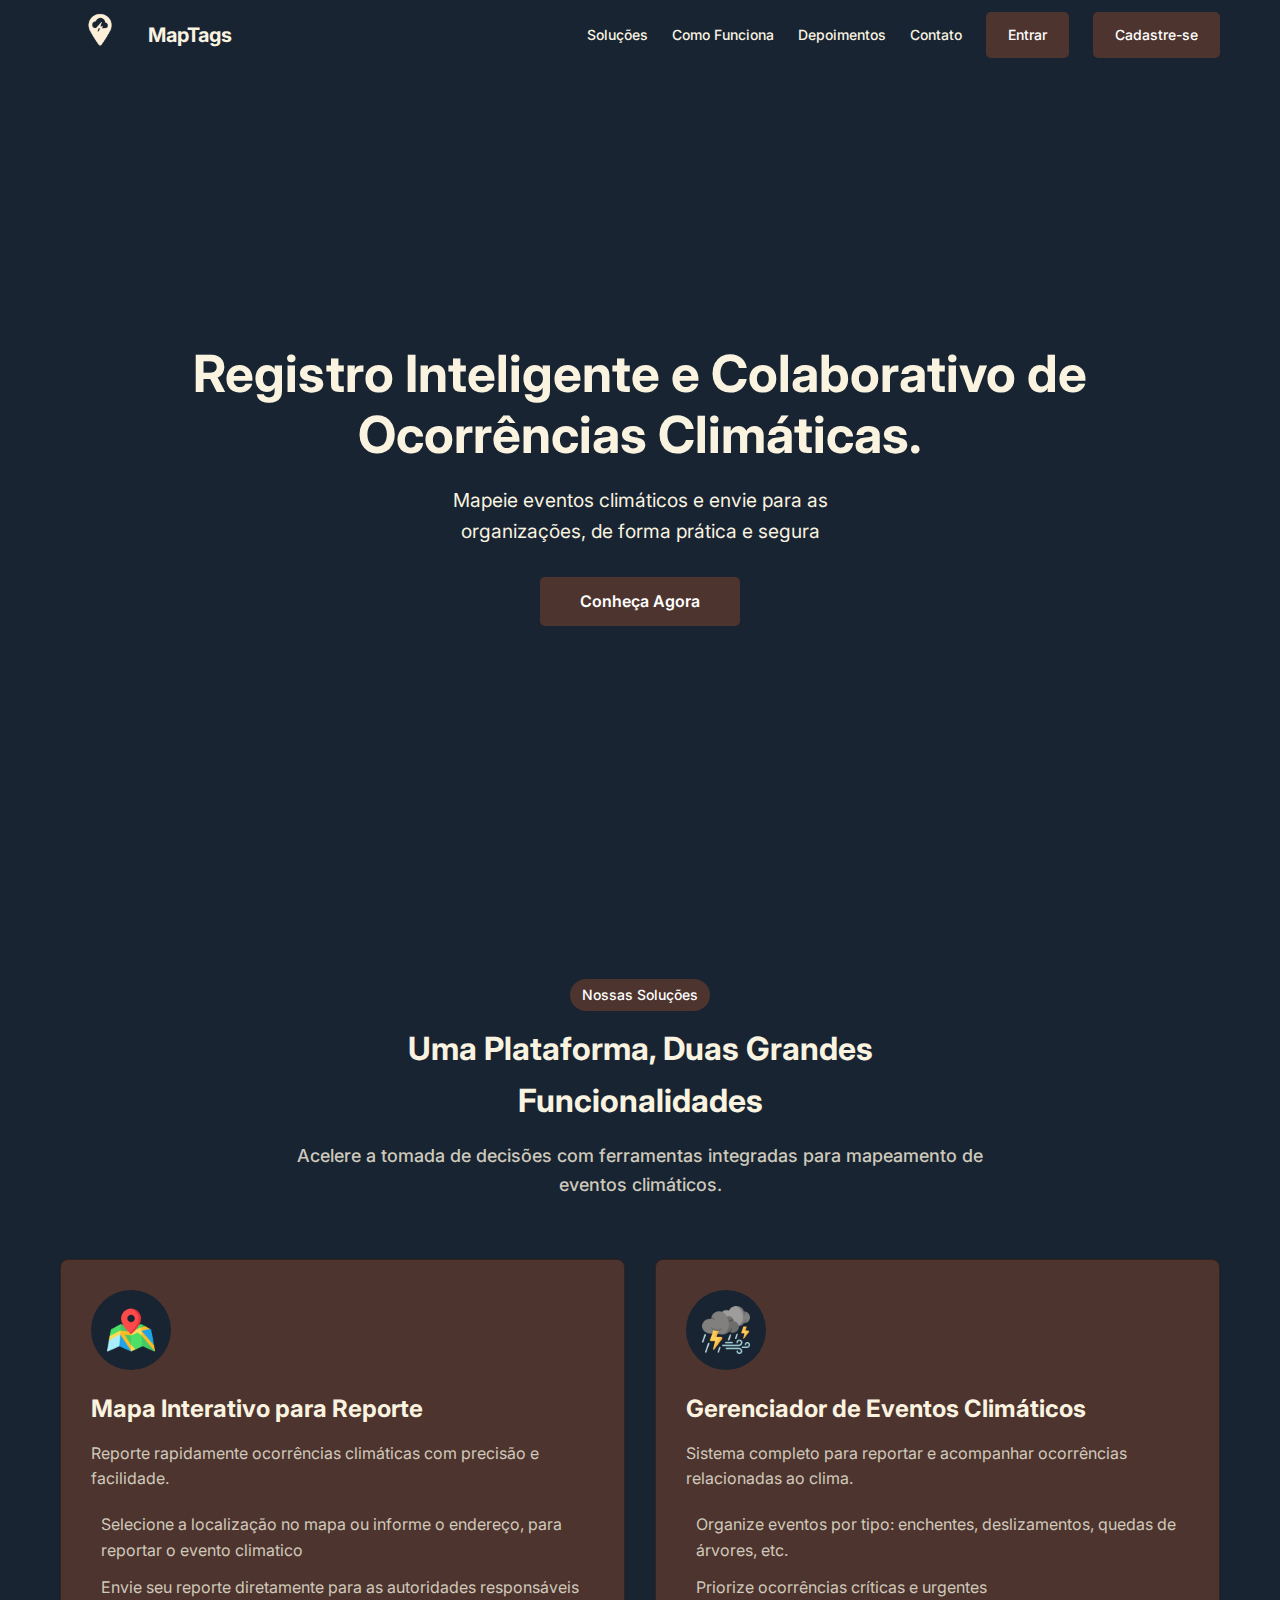
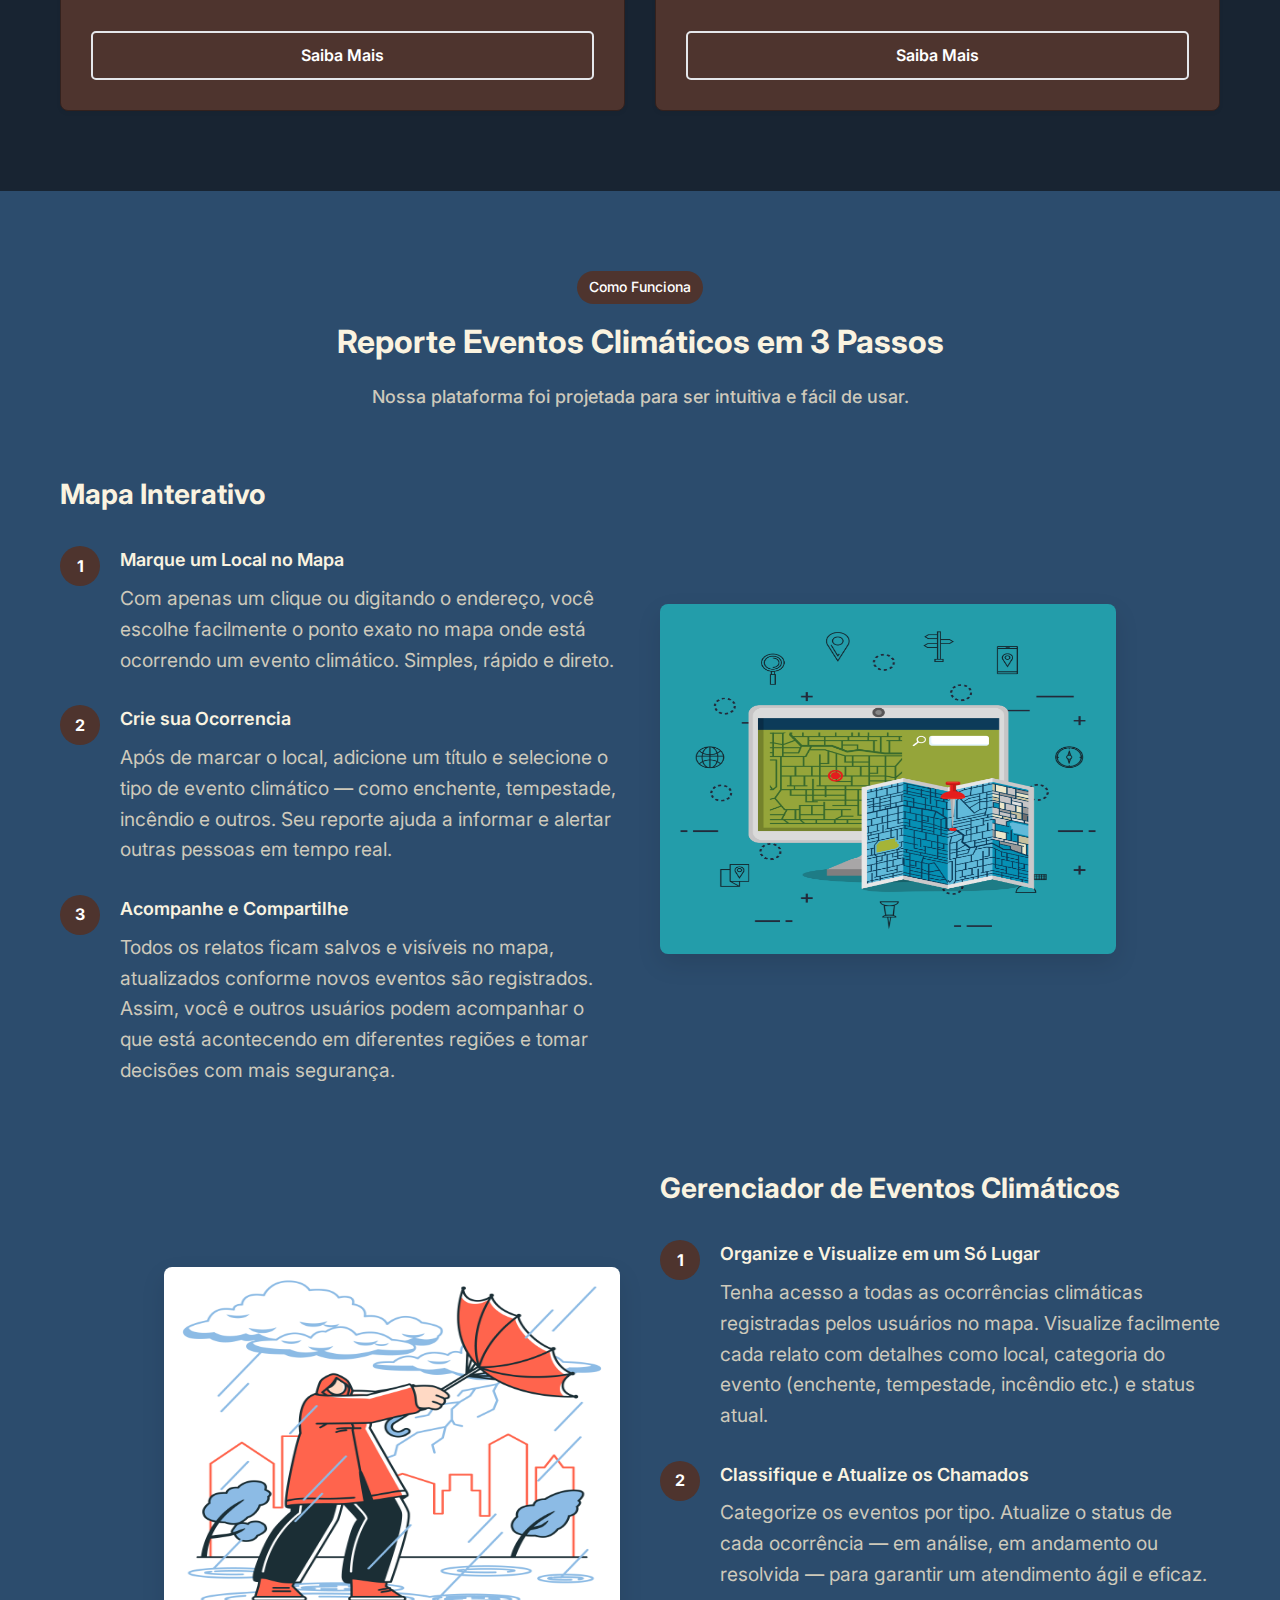
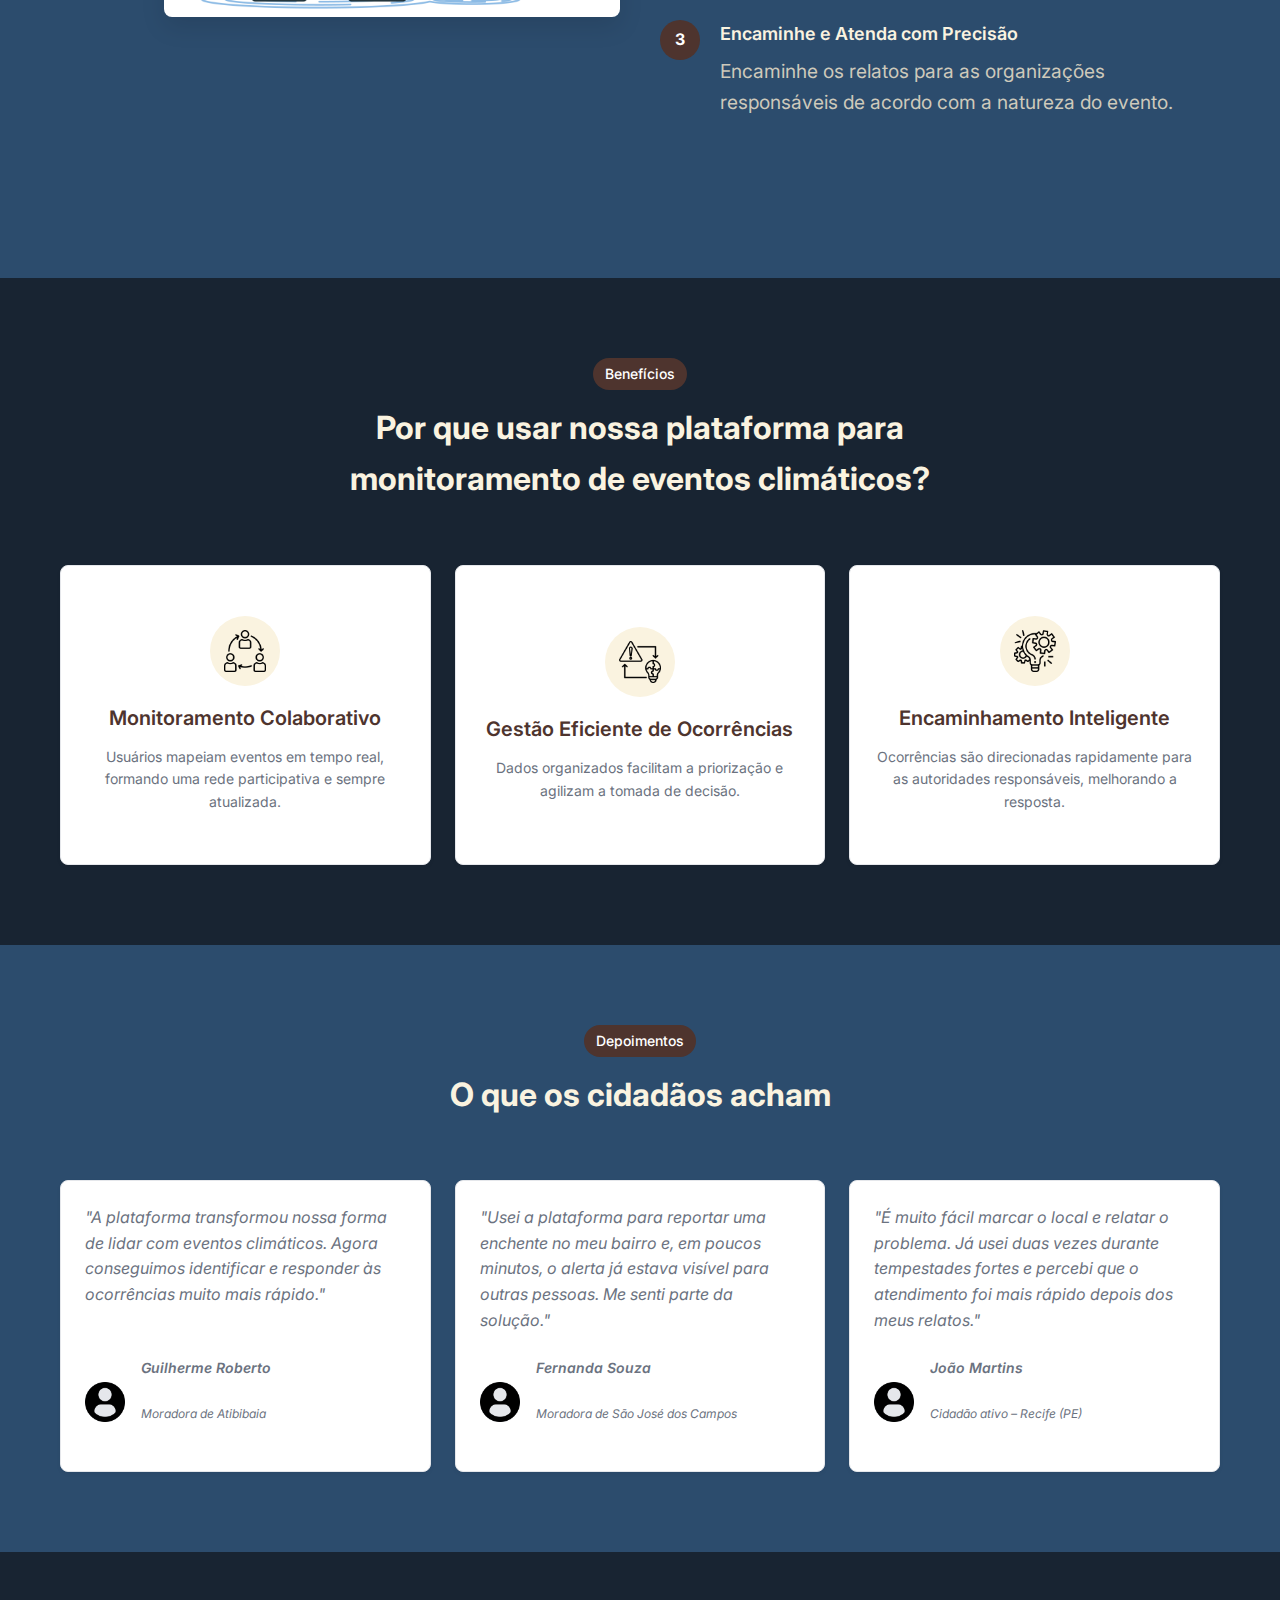
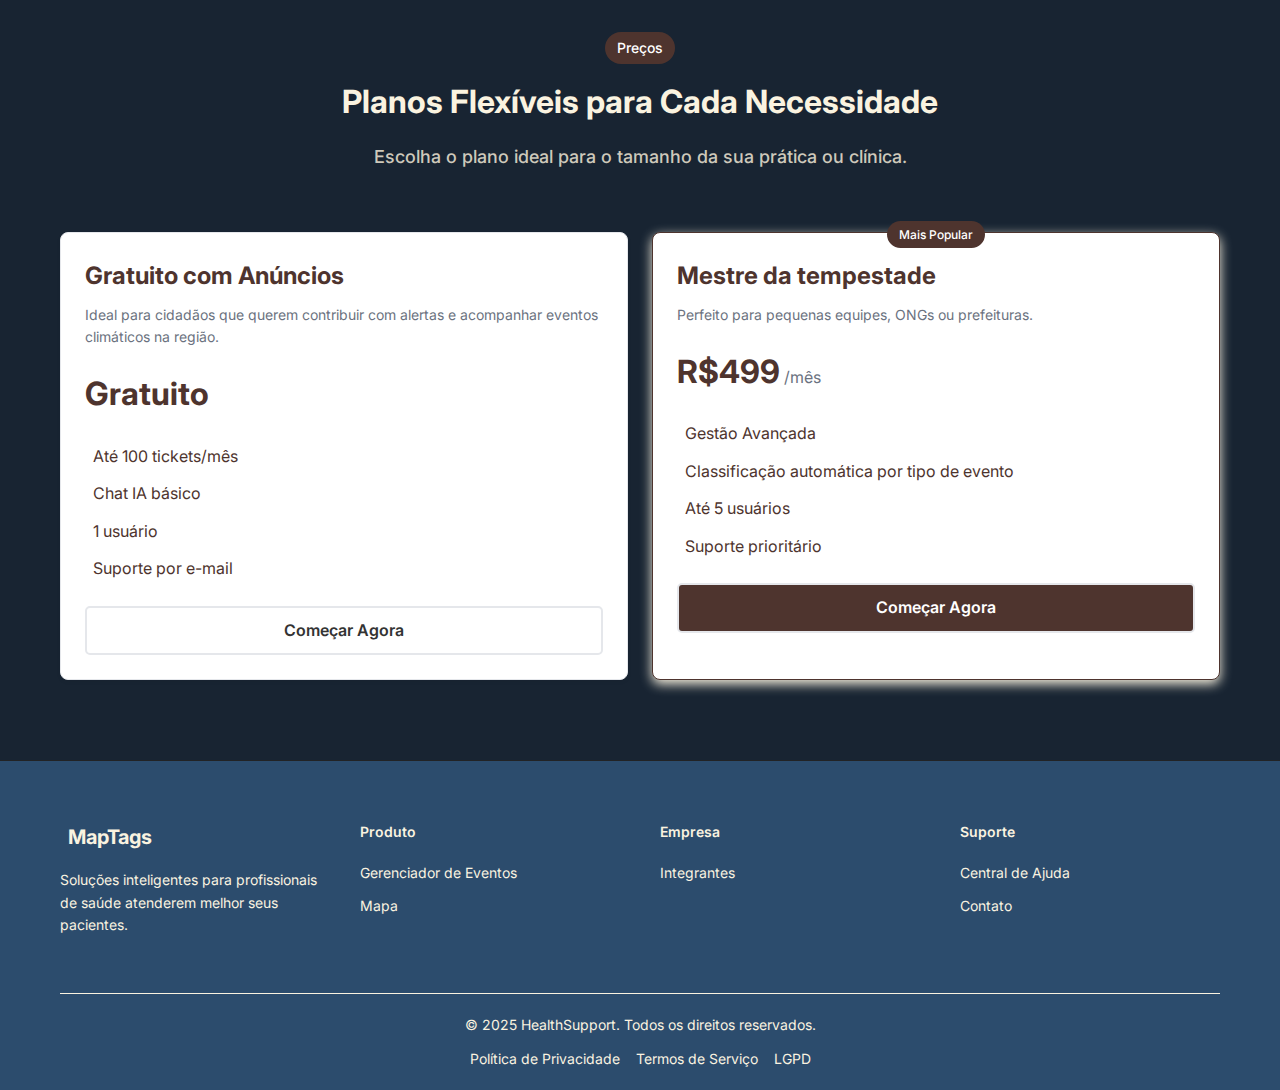
<file: index.html>
<!DOCTYPE html>
<html lang="pt-br">

<head>
    <meta charset="UTF-8">
    <meta name="viewport" content="width=device-width, initial-scale=1.0">
    <title>GS</title>
    <link rel="stylesheet" href="css/styles.css">


</head>

<body>
    <!-- Cabeçalho -->
    <header class="cabecalho">
        <div class="conteiner">
            <div class="logo">
                <img src="img/location_pin_icon-2.png" id="logo-header" alt="logo MapTags">
                <a href="index.html"><span>MapTags</span></a>
            </div>

            <!-- Botão do menu mobile -->
            <button class="botao-menu-mobile">
                <i class="fa-solid fa-bars"></i>
            </button>

            <!-- Navegação desktop -->
            <nav class="navegacao-desktop">
                <a href="#solucoes">Soluções</a>
                <a href="#como-funciona">Como Funciona</a>
                <a href="#depoimentos">Depoimentos</a>

                <a href="contato.html">Contato</a>
                <a href="dashbord.html" class="botao botao-primario">Entrar</a>
                <a href="#comecar" class="botao botao-primario">Cadastre-se</a>
            </nav>
        </div>
    </header>

    <main>
        <!-- Seção Hero -->
        <section class="secao-hero">
            <div class="conteiner">
                <div class="conteudo-hero">
                    <div class="texto-hero">
                        <h1>Registro Inteligente e Colaborativo de Ocorrências Climáticas.</h1>
                        <p>Mapeie eventos climáticos e envie para as organizações, de forma prática e segura </p>
                        <div class="botoes-hero">
                            <a href="dashbord.html" class="botao botao-primario botao-hero">Conheça Agora
                                <i class="fa-solid fa-arrow-right"></i></a>

                        </div>
                    </div>

                </div>
            </div>
        </section>

        <!-- Seção de Soluções -->
        <section id="solucoes" class="secao-solucoes">
            <div class="conteiner">
                <div class="cabecalho-secao">
                    <div class="distintivo">Nossas Soluções</div>
                    <h2>Uma Plataforma, Duas Grandes Funcionalidades</h2>
                    <p>Acelere a tomada de decisões com ferramentas integradas para mapeamento de eventos climáticos.
                    </p>
                </div>

                <div class="grade-solucoes">

                    <div class="cartao-solucao">
                        <div class="icone-solucao">
                            <img src="img/map.png" alt="imagem de um ponteiro indicando um local em um mapa"
                                class="func-icons">
                        </div>
                        <h3>Mapa Interativo para Reporte</h3>
                        <p class="descricao-solucao">Reporte rapidamente ocorrências climáticas com precisão e
                            facilidade.</p>

                        <ul class="recursos-solucao">
                            <li><i class="item-card-solucao"></i> Selecione a localização no mapa ou informe o endereço,
                                para reportar o evento climatico
                            </li>

                            <li><i class="item-card-solucao"></i> Envie seu reporte diretamente para as autoridades
                                responsáveis</li>


                        </ul>

                        <a href="dashbord.html" class="botao botao-primario botao-completo">Saiba Mais</a>
                    </div>

                    <div class="cartao-solucao">
                        <div class="icone-solucao">
                            <img src="img/storm.png"
                                alt="imagem de duas nuvens cinzas com raios e chuvas surgindo delas "
                                class="func-icons">
                        </div>
                        <h3>Gerenciador de Eventos Climáticos</h3>
                        <p class="descricao-solucao">Sistema completo para reportar e acompanhar ocorrências
                            relacionadas ao clima.</p>

                        <ul class="recursos-solucao">
                            <li><i class="item-card-solucao"></i> Organize eventos por tipo: enchentes, deslizamentos,
                                quedas de árvores, etc.</li>
                            <li><i class="item-card-solucao"></i> Priorize ocorrências críticas e urgentes

                            </li>

                        </ul>

                        <a href="#chat-ia" class="botao botao-primario botao-completo">Saiba Mais</a>
                    </div>
                </div>
            </div>
        </section>

        <!-- Seção Como Funciona -->
        <section id="como-funciona" class="secao-como-funciona">
            <div class="conteiner">
                <div class="cabecalho-secao">
                    <div class="distintivo">Como Funciona</div>
                    <h2>Reporte Eventos Climáticos em 3 Passos</h2>
                    <p>Nossa plataforma foi projetada para ser intuitiva e fácil de usar.</p>
                </div>


                <div id="gerenciador-tickets" class="vitrine-recurso">
                    <div class="conteudo-recurso">
                        <h3>Mapa Interativo</h3>
                        <div class="passos">
                            <div class="passo">
                                <div class="numero-passo">1</div>
                                <div class="conteudo-passo">
                                    <h4>Marque um Local no Mapa </h4>
                                    <p> Com apenas um clique ou digitando o endereço, você escolhe facilmente o ponto
                                        exato no mapa onde está ocorrendo um evento climático. Simples, rápido e direto.
                                    </p>
                                </div>
                            </div>

                            <div class="passo">
                                <div class="numero-passo">2</div>
                                <div class="conteudo-passo">
                                    <h4>Crie sua Ocorrencia</h4>
                                    <p>Após de marcar o local, adicione um título e selecione o tipo de evento climático
                                        — como enchente, tempestade, incêndio e outros. Seu reporte ajuda a informar e
                                        alertar outras pessoas em tempo real.</p>
                                </div>
                            </div>

                            <div class="passo">
                                <div class="numero-passo">3</div>
                                <div class="conteudo-passo">
                                    <h4>Acompanhe e Compartilhe</h4>
                                    <p>Todos os relatos ficam salvos e visíveis no mapa, atualizados conforme novos
                                        eventos são registrados. Assim, você e outros usuários podem acompanhar o que
                                        está acontecendo em diferentes regiões e tomar decisões com mais segurança.</p>
                                </div>
                            </div>
                        </div>
                    </div>
                    <div class="imagem-recurso">
                        <img src="img/mapa.jpg"
                            alt="imagem cartunesca de uma mulher vestindo jaleco branco dentro de uma tela dando saudações">
                    </div>
                </div>


                <div id="chat-ia" class="vitrine-recurso inverso">
                    <div class="conteudo-recurso">
                        <h3>Gerenciador de Eventos Climáticos</h3>
                        <div class="passos">
                            <div class="passo">
                                <div class="numero-passo">1</div>
                                <div class="conteudo-passo">
                                    <h4>Organize e Visualize em um Só Lugar</h4>
                                    <p>Tenha acesso a todas as ocorrências climáticas registradas pelos usuários no
                                        mapa. Visualize facilmente cada relato com detalhes como local, categoria do
                                        evento (enchente, tempestade, incêndio etc.) e status atual.</p>
                                </div>
                            </div>

                            <div class="passo">
                                <div class="numero-passo">2</div>
                                <div class="conteudo-passo">
                                    <h4>Classifique e Atualize os Chamados</h4>
                                    <p>Categorize os eventos por tipo. Atualize o status de cada ocorrência — em
                                        análise, em andamento ou resolvida — para garantir um atendimento ágil e eficaz.
                                    </p>
                                </div>
                            </div>

                            <div class="passo">
                                <div class="numero-passo">3</div>
                                <div class="conteudo-passo">
                                    <h4>Encaminhe e Atenda com Precisão</h4>
                                    <p>Encaminhe os relatos para as organizações responsáveis de acordo com a natureza
                                        do evento.</p>
                                </div>
                            </div>
                        </div>
                    </div>
                    <div class="imagem-recurso">
                        <img src="img/tempestade.jpg"
                            alt="imagem cartunesca de uma mulher falando com um robô, entre eles há uma chat de conversa">
                    </div>
                </div>
            </div>
        </section>

        <!-- Seção de Benefícios -->
        <section class="secao-beneficios">
            <div class="conteiner">
                <div class="cabecalho-secao">
                    <div class="distintivo">Benefícios</div>
                    <h2>Por que usar nossa plataforma para monitoramento de eventos climáticos?</h2>

                </div>

                <div class="grade-beneficios">
                    <div class="cartao-beneficio">
                        <div class="icone-beneficio">
                            <img src="img/colaboracao.png"
                                alt="icone de 3 pessoas traocando colaborando em um troca simbolizado por setas formando um circulo"
                                class="func-icons">
                        </div>
                        <h3>Monitoramento Colaborativo</h3>
                        <p>Usuários mapeiam eventos em tempo real, formando uma rede participativa e sempre atualizada.
                        </p>
                    </div>

                    <div class="cartao-beneficio">
                        <div class="icone-beneficio">
                            <img src="img/gerenciamento-de-crise.png" alt="icone de um simbolo de cuidaddo se transformando em uma ideia seimbolizada por uma lampada feita de peças de quebra-cabeça"
                                class="func-icons">
                        </div>
                        <h3>Gestão Eficiente de Ocorrências</h3>
                        <p>Dados organizados facilitam a priorização e agilizam a tomada de decisão.</p>
                    </div>

                    <div class="cartao-beneficio">
                        <div class="icone-beneficio">
                            <img src="img/gerenciamento-de-projetos.png"
                                alt="Icone de lampadas e engrenagens simbolizando, ideias inteligentes"
                                class="func-icons">
                        </div>
                        <h3>Encaminhamento Inteligente</h3>
                        <p>Ocorrências são direcionadas rapidamente para as autoridades responsáveis, melhorando a
                            resposta.</p>
                    </div>


                </div>
            </div>
        </section>

        <!-- Seção de Depoimentos -->
        <section id="depoimentos" class="secao-depoimentos">
            <div class="conteiner">
                <div class="cabecalho-secao">
                    <div class="distintivo">Depoimentos</div>
                    <h2>O que os cidadãos acham</h2>

                </div>

                <div class="grade-depoimentos">
                    <div class="cartao-depoimento">
                        <p>"A plataforma transformou nossa forma de lidar com eventos climáticos. Agora conseguimos
                            identificar e responder às ocorrências muito mais rápido."</p>
                        <div class="autor-depoimento">
                            <div class="avatar-autor">
                                <img src="img/profile-user.png" alt="foto de perfil de uma pessoa">
                            </div>
                            <div class="info-autor">
                                <p class="nome-autor">Guilherme Roberto</p>
                                <p class="titulo-autor">Moradora de Atibibaia</p>
                            </div>
                        </div>
                    </div>

                    <div class="cartao-depoimento">
                        <p>"Usei a plataforma para reportar uma enchente no meu bairro e, em poucos minutos, o alerta já
                            estava visível para outras pessoas. Me senti parte da solução."</p>
                        <div class="autor-depoimento">
                            <div class="avatar-autor">
                                <img src="img/profile-user.png" alt="foto de perfil de uma pessoa">
                            </div>
                            <div class="info-autor">
                                <p class="nome-autor">Fernanda Souza</p>
                                <p class="titulo-autor">Moradora de São José dos Campos</p>
                            </div>
                        </div>
                    </div>

                    <div class="cartao-depoimento">
                        <p>"É muito fácil marcar o local e relatar o problema. Já usei duas vezes durante tempestades
                            fortes e percebi que o atendimento foi mais rápido depois dos meus relatos."</p>
                        <div class="autor-depoimento">
                            <div class="avatar-autor">
                                <img src="img/profile-user.png" alt="foto de perfil de uma pessoa">
                            </div>
                            <div class="info-autor">
                                <p class="nome-autor">João Martins</p>
                                <p class="titulo-autor">Cidadão ativo – Recife (PE)</p>
                            </div>
                        </div>
                    </div>
                </div>
            </div>
        </section>

        <!-- Seção de Preços -->
        <section id="precos" class="secao-precos">
            <div class="conteiner">
                <div class="cabecalho-secao">
                    <div class="distintivo">Preços</div>
                    <h2>Planos Flexíveis para Cada Necessidade</h2>
                    <p>Escolha o plano ideal para o tamanho da sua prática ou clínica.</p>
                </div>

                <div class="grade-precos">

                    <div class="cartao-preco">
                        <div class="cabecalho-preco">
                            <h3>Gratuito com Anúncios</h3>
                            <p>Ideal para cidadãos que querem contribuir com alertas e acompanhar eventos climáticos na
                                região.</p>
                        </div>
                        <div class="preco">
                            <span class="valor">Gratuito</span>

                        </div>
                        <ul class="recursos-preco">

                            <li><i class="item-card-plano"></i> Até 100 tickets/mês</li>
                            <li><i class="item-card-plano"></i> Chat IA básico</li>
                            <li><i class="item-card-plano"></i> 1 usuário</li>
                            <li><i class="item-card-plano"></i> Suporte por e-mail</li>
                        </ul>
                        <a href="#" class="botao botao-contorno botao-completo">Começar Agora</a>
                    </div>

                    <!-- Plano Profissional -->
                    <div class="cartao-preco popular">
                        <div class="distintivo-popular">Mais Popular</div>
                        <div class="cabecalho-preco">
                            <h3>Mestre da tempestade</h3>
                            <p>Perfeito para pequenas equipes, ONGs ou prefeituras.</p>
                        </div>
                        <div class="preco">
                            <span class="valor">R$499</span>
                            <span class="periodo">/mês</span>
                        </div>
                        <ul class="recursos-preco">
                            <li><i class="item-card-plano"></i>Gestão Avançada</li>
                            <li><i class="item-card-plano"></i> Classificação automática por tipo de evento</li>
                            <li><i class="item-card-plano"></i> Até 5 usuários</li>

                            <li><i class="item-card-plano"></i> Suporte prioritário</li>
                        </ul>
                        <a href="#" class="botao botao-primario botao-completo">Começar Agora</a>
                    </div>


                </div>
            </div>
        </section>


    </main>

    <!-- Rodapé -->
    <footer id="contato" class="rodape">
        <div class="conteiner">
            <div class="grade-rodape">
                <div class="sobre-rodape">
                    <div class="logo">
                        <i class="fa-solid fa-stethoscope"></i>
                        <span>MapTags</span>
                    </div>
                    <p>Soluções inteligentes para profissionais de saúde atenderem melhor seus pacientes.</p>
                    <div class="links-sociais">
                        <a href="#"><i class="fa-brands fa-twitter"></i></a>
                        <a href="#"><i class="fa-brands fa-facebook"></i></a>
                        <a href="#"><i class="fa-brands fa-instagram"></i></a>
                        <a href="#"><i class="fa-brands fa-linkedin"></i></a>
                    </div>
                </div>

                <div class="links-rodape">
                    <h3>Produto</h3>
                    <ul>
                        <li><a href="dashbord.html">Gerenciador de Eventos</a></li>

                        <li><a href="mapa.html">Mapa</a></li>
                    </ul>
                </div>

                <div class="links-rodape">
                    <h3>Empresa</h3>
                    <ul>
                        <li><a href="integrantes.html">Integrantes</a></li>
                    </ul>
                </div>

                <div class="links-rodape">
                    <h3>Suporte</h3>
                    <ul>
                        <li><a href="faq.html">Central de Ajuda</a></li>
                        <li><a href="contato.html">Contato</a></li>

                    </ul>
                </div>
            </div>

            <div class="rodape-inferior">
                <p>&copy; 2025 HealthSupport. Todos os direitos reservados.</p>
                <div class="legal-rodape">
                    <a href="#">Política de Privacidade</a>
                    <a href="#">Termos de Serviço</a>
                    <a href="#">LGPD</a>
                </div>
            </div>
        </div>
    </footer>

</body>

</html>
</file>
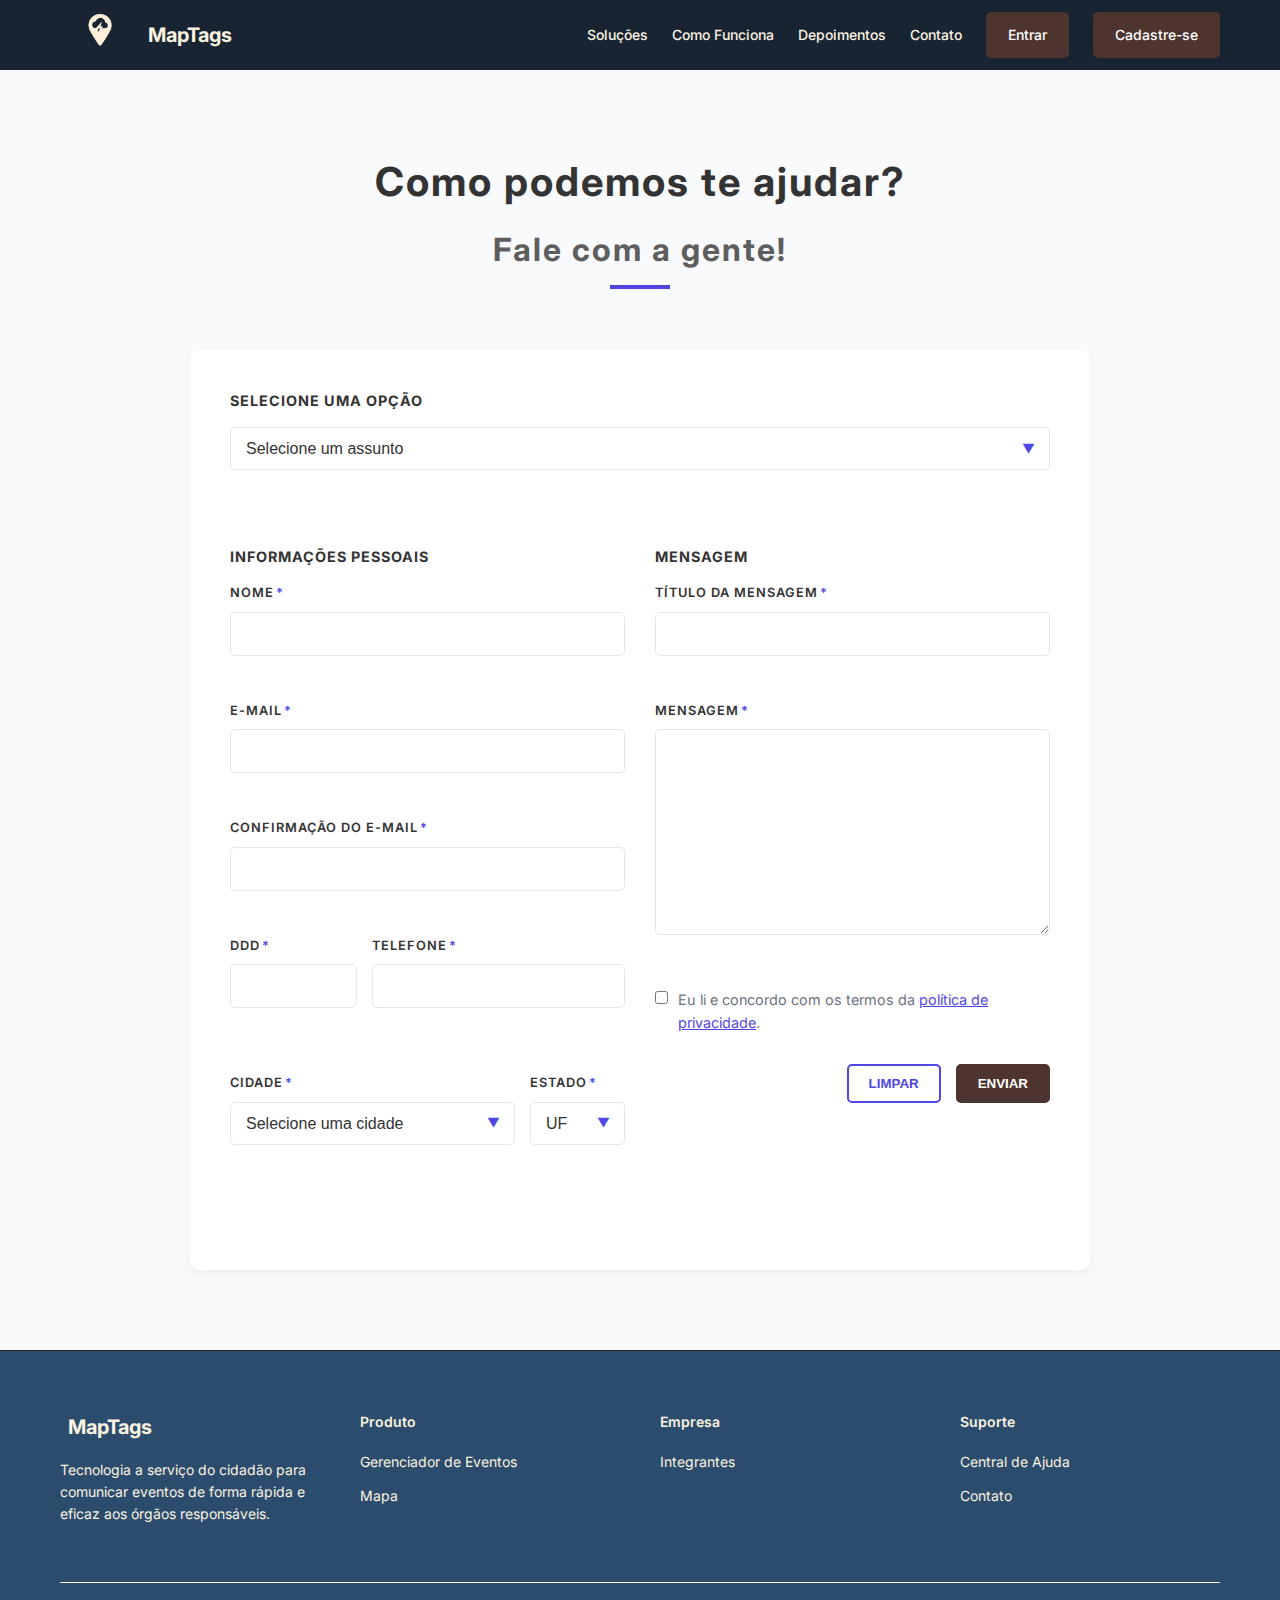
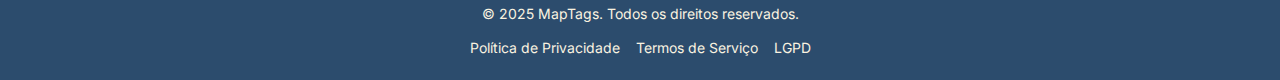
<file: contato.html>
<!DOCTYPE html>
<html lang="pt-br">

<head>
    <meta charset="UTF-8">
    <meta name="viewport" content="width=device-width, initial-scale=1.0">
    <title>MapTags - Contato</title>
    <link rel="stylesheet" href="css/styles.css">
    <link rel="stylesheet" href="css/contato.css">
</head>

<body>
    <!-- Cabeçalho -->
    <header class="cabecalho">
        <div class="conteiner">
            <div class="logo">
                <img src="img/location_pin_icon-2.png" id="logo-header">
                <a href="index.html"><span>MapTags</span></a>
            </div>

            <!-- Botão do menu mobile -->
            <button class="botao-menu-mobile">
                <i class="fa-solid fa-bars"></i>
            </button>

            <!-- Navegação desktop -->
            <nav class="navegacao-desktop">
                <a href="index.html#solucoes">Soluções</a>
                <a href="index.html#como-funciona">Como Funciona</a>
                <a href="index.html#depoimentos">Depoimentos</a>

                <a href="contato.html">Contato</a>
                <a href="dashbord.html" class="botao botao-primario">Entrar</a>
                <a href="#comecar" class="botao botao-primario">Cadastre-se</a>
            </nav>
        </div>
    </header>

    <main>
        <!-- Seção de Contato -->
        <section class="secao-contato">
            <div class="conteiner">
                <h1 class="titulo-secao">Como podemos te ajudar?</h1>
                <h3 class="subtitulo-secao">Fale com a gente!</h3>
                <div class="separador"></div>

                <form id="formulario-contato" class="formulario-contato" novalidate>
                    <fieldset>
                        <legend>SELECIONE UMA OPÇÃO</legend>
                        <div class="selecao-opcao">
                            <div class="select-container">
                                <select id="assunto" name="assunto" required>
                                    <option value="" disabled selected>Selecione um assunto</option>
                                    <option value="suporte">Suporte Técnico</option>
                                    <option value="comercial">Informações Comerciais</option>
                                    <option value="parceria">Proposta de Parceria</option>
                                    <option value="outro">Outro Assunto</option>
                                </select>
                                <div class="select-arrow">▼</div>
                            </div>
                            <div class="erro-mensagem" id="erro-assunto"></div>
                        </div>
                    </fieldset>

                    <div class="formulario-grid">
                        <fieldset class="coluna-esquerda">
                            <legend>INFORMAÇÕES PESSOAIS</legend>

                            <div class="campo-formulario">
                                <label for="nome">NOME<span class="campo-obrigatorio">*</span></label>
                                <input type="text" id="nome" name="nome" required>
                                <div class="erro-mensagem" id="erro-nome"></div>
                            </div>

                            <div class="campo-formulario">
                                <label for="email">E-MAIL<span class="campo-obrigatorio">*</span></label>
                                <input type="email" id="email" name="email" required>
                                <div class="erro-mensagem" id="erro-email"></div>
                            </div>

                            <div class="campo-formulario">
                                <label for="confirma-email">CONFIRMAÇÃO DO E-MAIL<span
                                        class="campo-obrigatorio">*</span></label>
                                <input type="email" id="confirma-email" name="confirma-email" required>
                                <div class="erro-mensagem" id="erro-confirma-email"></div>
                            </div>

                            <div class="campo-formulario-row">
                                <div class="campo-formulario campo-pequeno">
                                    <label for="ddd">DDD<span class="campo-obrigatorio">*</span></label>
                                    <input type="text" id="ddd" name="ddd" maxlength="2" required>
                                    <div class="erro-mensagem" id="erro-ddd"></div>
                                </div>

                                <div class="campo-formulario campo-medio">
                                    <label for="telefone">TELEFONE<span class="campo-obrigatorio">*</span></label>
                                    <input type="text" id="telefone" name="telefone" maxlength="9" required>
                                    <div class="erro-mensagem" id="erro-telefone"></div>
                                </div>
                            </div>

                            <div class="campo-formulario-row">
                                <div class="campo-formulario campo-grande">
                                    <label for="cidade">CIDADE<span class="campo-obrigatorio">*</span></label>
                                    <div class="select-container">
                                        <select id="cidade" name="cidade" required>
                                            <option value="" disabled selected>Selecione uma cidade</option>
                                            <option value="sao-paulo">São Paulo</option>
                                            <option value="rio-de-janeiro">Rio de Janeiro</option>
                                            <option value="belo-horizonte">Belo Horizonte</option>
                                            <option value="brasilia">Brasília</option>
                                            <option value="salvador">Salvador</option>
                                            <option value="fortaleza">Fortaleza</option>
                                            <option value="recife">Recife</option>
                                            <option value="porto-alegre">Porto Alegre</option>
                                            <option value="curitiba">Curitiba</option>
                                            <option value="manaus">Manaus</option>
                                            <option value="outra">Outra cidade</option>
                                        </select>
                                        <div class="select-arrow">▼</div>
                                    </div>
                                    <div class="erro-mensagem" id="erro-cidade"></div>
                                </div>

                                <div class="campo-formulario campo-pequeno">
                                    <label for="estado">ESTADO<span class="campo-obrigatorio">*</span></label>
                                    <div class="select-container">
                                        <select id="estado" name="estado" required>
                                            <option value="" disabled selected>UF</option>
                                            <option value="AC">AC</option>
                                            <option value="AL">AL</option>
                                            <option value="AP">AP</option>
                                            <option value="AM">AM</option>
                                            <option value="BA">BA</option>
                                            <option value="CE">CE</option>
                                            <option value="DF">DF</option>
                                            <option value="ES">ES</option>
                                            <option value="GO">GO</option>
                                            <option value="MA">MA</option>
                                            <option value="MT">MT</option>
                                            <option value="MS">MS</option>
                                            <option value="MG">MG</option>
                                            <option value="PA">PA</option>
                                            <option value="PB">PB</option>
                                            <option value="PR">PR</option>
                                            <option value="PE">PE</option>
                                            <option value="PI">PI</option>
                                            <option value="RJ">RJ</option>
                                            <option value="RN">RN</option>
                                            <option value="RS">RS</option>
                                            <option value="RO">RO</option>
                                            <option value="RR">RR</option>
                                            <option value="SC">SC</option>
                                            <option value="SP">SP</option>
                                            <option value="SE">SE</option>
                                            <option value="TO">TO</option>
                                        </select>
                                        <div class="select-arrow">▼</div>
                                    </div>
                                    <div class="erro-mensagem" id="erro-estado"></div>
                                </div>
                            </div>
                        </fieldset>

                        <fieldset class="coluna-direita">
                            <legend>MENSAGEM</legend>

                            <div class="campo-formulario">
                                <label for="titulo">TÍTULO DA MENSAGEM<span class="campo-obrigatorio">*</span></label>
                                <input type="text" id="titulo" name="titulo" required>
                                <div class="erro-mensagem" id="erro-titulo"></div>
                            </div>

                            <div class="campo-formulario">
                                <label for="mensagem">MENSAGEM<span class="campo-obrigatorio">*</span></label>
                                <textarea id="mensagem" name="mensagem" rows="10" required></textarea>
                                <div class="erro-mensagem" id="erro-mensagem"></div>
                            </div>

                            <div class="campo-checkbox">
                                <input type="checkbox" id="termos" name="termos" required>
                                <label for="termos">
                                    Eu li e concordo com os termos da <a href="#" class="link-termos">política de
                                        privacidade</a>.
                                </label>
                                <div class="erro-mensagem" id="erro-termos"></div>
                            </div>

                            <div class="botoes-formulario">
                                <button type="reset" id="botao-limpar" class="botao botao-secundario">LIMPAR</button>
                                <button type="submit" id="botao-enviar" class="botao botao-primario">ENVIAR</button>
                            </div>
                        </fieldset>
                    </div>
                </form>
            </div>
        </section>
    </main>

    <!-- Rodapé -->
    <footer id="contato" class="rodape">
        <div class="conteiner">
            <div class="grade-rodape">
                <div class="sobre-rodape">
                    <div class="logo">
                        <i class="fa-solid fa-stethoscope"></i>
                        <span>MapTags</span>
                    </div>
                    <p>Tecnologia a serviço do cidadão para comunicar eventos de forma rápida e eficaz aos órgãos responsáveis.</p>
                   
                </div>

                <div class="links-rodape">
                    <h3>Produto</h3>
                    <ul>
                        <li><a href="dashbord.html">Gerenciador de Eventos</a></li>
                       
                        <li><a href="mapa.html">Mapa</a></li>
                    </ul>
                </div>

                <div class="links-rodape">
                    <h3>Empresa</h3>
                    <ul>
                        <li><a href="integrantes.html">Integrantes</a></li>
                    </ul>
                </div>

                <div class="links-rodape">
                    <h3>Suporte</h3>
                    <ul>
                        <li><a href="faq.html">Central de Ajuda</a></li>
                        <li><a href="contato.html">Contato</a></li>

                    </ul>
                </div>
            </div>

            <div class="rodape-inferior">
                <p>&copy; 2025 MapTags. Todos os direitos reservados.</p>
                <div class="legal-rodape">
                    <a href="#">Política de Privacidade</a>
                    <a href="#">Termos de Serviço</a>
                    <a href="#">LGPD</a>
                </div>
            </div>
        </div>
    </footer>

    <script src="js/contato.js"></script>
    
</body>

</html>
</file>
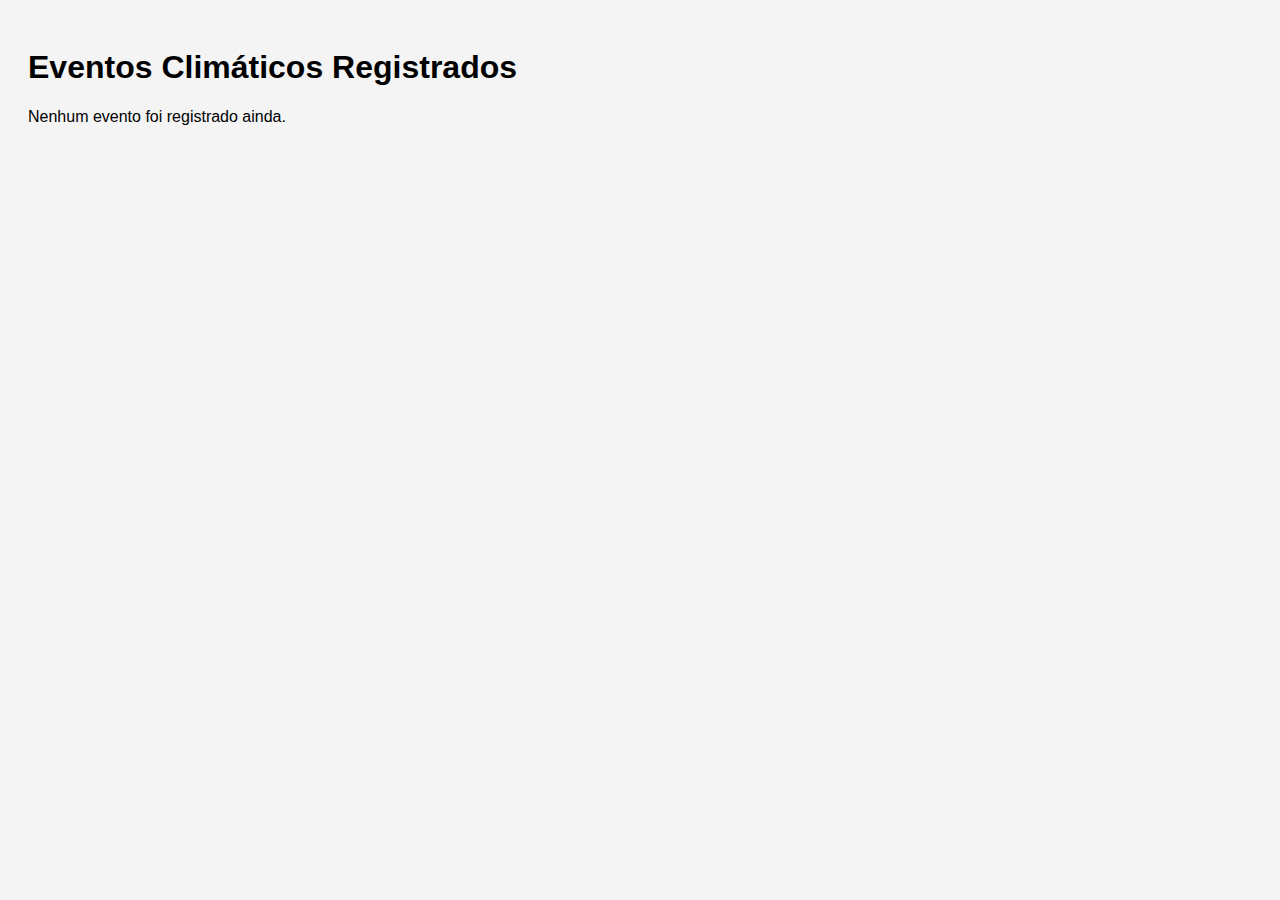
<file: teste.html>
<!DOCTYPE html>
<html lang="pt-BR">
<head>
  <meta charset="UTF-8">
  <title>Todos os Eventos Salvos</title>
  <style>
    body {
      font-family: Arial, sans-serif;
      padding: 20px;
      background-color: #f4f4f4;
    }
    .evento {
      background: white;
      padding: 15px;
      margin-bottom: 10px;
      border-radius: 8px;
      box-shadow: 0 1px 4px rgba(0,0,0,0.1);
      color: aqua;
    }
  </style>
</head>
<body>

  <h1>Eventos Climáticos Registrados</h1>
  <div id="lista-eventos"></div>

  <script>
    const eventos = JSON.parse(localStorage.getItem("eventosClimaticos")) || [];
    const container = document.getElementById("lista-eventos");

    if (eventos.length === 0) {
      container.innerHTML = "<p>Nenhum evento foi registrado ainda.</p>";
    } else {
      eventos.forEach((evento, index) => {
        const div = document.createElement("div");
        div.className = "evento";
        div.innerHTML = `
          <strong>Evento ${index + 1}</strong><br>
          Título: ${evento.titulo}<br>
          Categoria: ${evento.categoria}<br>
          Localização: Latitude ${evento.lat.toFixed(4)}, Longitude ${evento.lng.toFixed(4)}
        `;
        container.appendChild(div);
      });
    }
  </script>

</body>
</html>
</file>
<file: css/contato.css>
/* Estilos específicos para a página de Contato */

.secao-contato {
  padding: 80px 0;
  background-color: #f9fafb;
}

.titulo-secao {
  text-align: center;
  font-size: 2.5rem;
  font-weight: 700;
  margin-bottom: 10px;
  color: #333;
  letter-spacing: 2px;
}

.subtitulo-secao {
  text-align: center;
  font-size: 2rem;
  font-weight: 700;
  margin-bottom: 10px;
  color: #5e5e5e;
  letter-spacing: 2px;
}

.separador {
  width: 60px;
  height: 4px;
  background-color: #4f46e5;
  margin: 0 auto 60px;
}

.formulario-contato {
  max-width: 900px;
  margin: 0 auto;
  background-color: white;
  border-radius: 10px;
  box-shadow: 0 4px 12px rgba(0, 0, 0, 0.05);
  padding: 40px;
}


fieldset {
  border: none;
  padding: 0;
  margin: 0 0 20px 0;
}

legend {
  font-size: 0.9rem;
  font-weight: 700;
  color: #333;
  letter-spacing: 1px;
  margin-bottom: 15px;
  padding: 0;
  display: block;
  width: 100%;
}


.selecao-opcao {
  margin-bottom: 30px;
}

.select-container {
  position: relative;
}

select {
  width: 100%;
  padding: 12px 15px;
  border: 1px solid #e5e7eb;
  border-radius: 5px;
  background-color: transparent;
  appearance: none;
  font-size: 1rem;
  color: #333;
  cursor: pointer;
}

select:focus {
  outline: none;
  border-color: #4f46e5;
}

.select-arrow {
  position: absolute;
  right: 15px;
  top: 50%;
  transform: translateY(-50%);
  color: #4f46e5;
  pointer-events: none;
  font-size: 0.8rem;
}

.formulario-grid {
  display: grid;
  grid-template-columns: 1fr 1fr;
  gap: 30px;
}

.campo-formulario {
  margin-bottom: 20px;
}

.campo-formulario label {
  display: block;
  font-size: 0.8rem;
  font-weight: 600;
  margin-bottom: 8px;
  color: #333;
  letter-spacing: 1px;
}

.campo-obrigatorio {
  color: #4f46e5;
  margin-left: 2px;
}

input,
textarea {
  width: 100%;
  padding: 12px 15px;
  border: 1px solid #e5e7eb;
  border-radius: 5px;
  font-size: 1rem;
  color: #333;
  background-color: transparent;
}

input:focus,
textarea:focus,
select:focus {
  outline: none;
  border-color: #4f46e5;
}

textarea {
  resize: vertical;
  min-height: 150px;
}

.campo-formulario-row {
  display: flex;
  gap: 15px;
  margin-bottom: 20px;
}

.campo-pequeno {
  flex: 1;
}

.campo-medio {
  flex: 2;
}

.campo-grande {
  flex: 3;
}

.campo-checkbox {
  display: flex;
  align-items: flex-start;
  margin-bottom: 30px;
}

.campo-checkbox input {
  width: auto;
  margin-right: 10px;
  margin-top: 3px;
}

.campo-checkbox label {
  font-size: 0.9rem;
  font-weight: normal;
  color: #6b7280;
}

.link-termos {
  color: #4f46e5;
  text-decoration: underline;
}

.botoes-formulario {
  display: flex;
  justify-content: flex-end;
  gap: 15px;
}

.botao-secundario {
  background-color: transparent;
  color: #4f46e5;
  border: 2px solid #4f46e5;
}

.botao-secundario:hover {
  background-color: rgba(79, 70, 229, 0.05);
}

.erro-mensagem {
  color: #e11d48;
  font-size: 0.8rem;
  margin-top: 5px;
  min-height: 20px;
}

/* Estilo para campos com erro */
.campo-erro input,
.campo-erro textarea,
.campo-erro select {
  border-color: #e11d48;
  background-color: rgba(225, 29, 72, 0.05);
}

/* Responsividade */
@media (max-width: 768px) {
  .formulario-grid {
    grid-template-columns: 1fr;
    gap: 0;
  }

  .formulario-contato {
    padding: 30px 20px;
  }

  .titulo-secao {
    font-size: 2rem;
  }

  .botoes-formulario {
    flex-direction: column;
    gap: 10px;
  }

  .botao {
    width: 100%;
  }
}

@media (max-width: 480px) {
  .secao-contato {
    padding: 60px 0;
  }

  .campo-formulario-row {
    flex-direction: column;
    gap: 20px;
  }

  .titulo-secao {
    font-size: 1.75rem;
  }
}
</file>
<file: css/styles.css>
@import url('https://fonts.googleapis.com/css2?family=Inter:wght@100..900&display=swap');

 /* Reset e estilos base */
 * {
     margin: 0;
     padding: 0;
     box-sizing: border-box;
 }



 body {
     font-family: Inter;
     line-height: 1.6;
     color: #FAF3E0;

 }

 .conteiner {
     width: 100%;
     height: 100%;
     max-width: 1200px;
     margin: 0 auto;
     padding: 0 20px;
 }

 a {
     text-decoration: none;
     color: inherit;
 }

 ul {
     list-style: none;
 }

 img {
     max-width: 100%;
     height: auto;
 }

 /* Botões */
 .botao {
     display: inline-block;
     padding: 10px 20px;
     border-radius: 5px;
     font-weight: 600;
     transition: all 0.3s ease;
     cursor: pointer;
 }

 .botao-primario {
     background-color: #4E342E;
     color: white;
     border: 2px solid #4E342E;
 }

 .botao-primario:hover {
     background-color: #724d44;
     border-color: #724d44;
 }

 .botao-contorno {
     background-color: transparent;
     color: #333;
     border: 2px solid #e5e7eb;
 }

 .botao-contorno:hover {
     background-color: #f9fafb;
 }

 .botao-completo {
     width: 100%;
     text-align: center;
     border: 2px solid #e5e7eb;
 }

 .botao-hero{
    width: 200px;
 }

 /* Cabeçalho */
 .cabecalho {
     position: sticky;
     top: 0;
     z-index: 50;
     background-color: #182432;
     backdrop-filter: blur(10px);

 }

 .cabecalho .conteiner {
     display: flex;
     justify-content: space-between;
     align-items: center;
     height: 70px;
 }

 .logo {
     display: flex;
     align-items: center;
     gap: 8px;
     font-size: 1.25rem;
     font-weight: 700;
 }

 .logo>a>span {
     color: #FAF3E0;
 }

 .logo i {
     color: #4f46e5;
 }

 #logo-header {
     width: 80px;
     height: 80px;
 }

 .botao-menu-mobile {
     display: none;
     background: none;
     border: none;
     font-size: 1.25rem;
     cursor: pointer;
 }

 .navegacao-desktop {
     display: flex;
     align-items: center;
     gap: 24px;
 }

 .navegacao-desktop a {
     font-size: 0.875rem;
     font-weight: 500;
     transition: color 0.3s ease;
 }

 .navegacao-desktop a:not(.botao):hover {
     color: #e09e72;
 }

 /* Seção Hero */
 .secao-hero {
     padding: 80px 0;
     height: 829px;
     background: #182432;
     background: linear-gradient(90deg, rgba(24, 36, 50, 1) 0%, rgba(24, 36, 50, 1) 16%, rgba(24, 36, 50, 1) 100%);
 }

 .secao-hero>.conteiner {
     align-items: center;
     display: flex;
 }

 .conteudo-hero {
     display: flex;
     flex-direction: row;
     gap: 40px;
     align-items: center;
     width: 100%;

 }

 .texto-hero {
     display: flex;
     flex-direction: column;
     gap: 20px;
     width: 100%;
     text-align: center;
     align-items: center;
 }

 .texto-hero h1 {
     font-size: 3.2rem;
     font-weight: 700;
     line-height: 1.2;
     color: #FAF3E0;
 }

 .texto-hero p {
     font-size: 1.2rem;
     color: #FAF3E0;
     max-width: 500px;
 }

 .botoes-hero {
     display: flex;
     gap: 12px;
     margin-top: 10px;

 }

 .imagem-hero {
     border-radius: 12px;
     overflow: hidden;
     align-items: center;
     width: 60%;

 }

 /*.imagem-hero>img {}*/

 /* Seção de Soluções */
 .secao-solucoes {
     padding: 80px 0;
     background: #536f8f;
     background: linear-gradient(90deg, rgba(24, 36, 50, 1) 0%, rgba(24, 36, 50, 1) 16%, rgba(24, 36, 50, 1) 100%);
 }

 .func-icons {
     width: 60%;
 }

 .cabecalho-secao {
     text-align: center;
     max-width: 700px;
     margin: 0 auto 60px;
 }

 .distintivo {
     display: inline-block;
     background-color: #4E342E;
     color: white;
     padding: 5px 12px;
     border-radius: 20px;
     font-size: 0.875rem;
     font-weight: 500;
     margin-bottom: 12px;
 }

 .cabecalho-secao h2 {
     font-size: 2rem;
     font-weight: 700;
     margin-bottom: 16px;
 }

 .cabecalho-secao p {
     color: #cec9bb;
     font-weight: 500;
     font-size: 1.125rem;
 }

 .grade-solucoes {
     display: grid;
     grid-template-columns: repeat(auto-fit, minmax(300px, 1fr));
     gap: 30px;
 }

 .cartao-solucao {
     background-color: #4E342E;
     border: 1px solid #33211d;
     border-radius: 8px;
     padding: 30px;
     box-shadow: 0 2px 4px hwb(0 0% 100% / 0.05);
     transition: transform 0.3s ease, box-shadow 0.3s ease;
 }

 .cartao-solucao:hover {
     transform: translateY(-5px);
     box-shadow: 0 10px 20px rgba(0, 0, 0, 0.1);
 }

 .icone-solucao {
     width: 80px;
     height: 80px;
     border-radius: 50%;
     display: flex;
     align-items: center;
     justify-content: center;
     margin-bottom: 20px;
     background-color: #182432;
 }

 .icone-solucao i {
     color: #4f46e5;
     font-size: 1.5rem;
 }

 .cartao-solucao h3 {
     font-size: 1.5rem;
     font-weight: 700;
     margin-bottom: 12px;
 }

 .descricao-solucao {
     color: #cec9bb;
     margin-bottom: 20px;
 }

 .recursos-solucao {
     margin-bottom: 30px;
 }

 .recursos-solucao li {
     display: flex;
     align-items: center;
     gap: 10px;
     margin-bottom: 12px;
     color: #cec9bb;
 }

 .recursos-solucao i {
     color: #4f46e5;
     font-size: 0.875rem;
 }

 /* Seção Como Funciona */
 .secao-como-funciona {
     background-color: #2c4c6d;
     padding: 80px 0;
 }

 .vitrine-recurso {
     display: grid;
     grid-template-columns: 1fr 1fr;
     gap: 40px;
     align-items: center;
     margin-bottom: 80px;
 }

 .vitrine-recurso.inverso {
     direction: rtl;
 }

 .vitrine-recurso.inverso .conteudo-recurso {
     direction: ltr;
 }

 .vitrine-recurso.inverso .imagem-recurso {
     direction: ltr;
 }


 .conteudo-recurso h3 {
     font-size: 1.75rem;
     font-weight: 700;
     margin-bottom: 30px;
     color: #FAF3E0;
 }

 .passos {
     display: flex;
     flex-direction: column;
     gap: 30px;
 }

 .passo {
     display: flex;
     gap: 20px;
 }

 .numero-passo {
     width: 40px;
     height: 40px;
     background-color: #4E342E;
     color: white;
     border-radius: 50%;
     display: flex;
     align-items: center;
     justify-content: center;
     font-weight: 700;
     flex-shrink: 0;
 }

 .conteudo-passo h4 {
     font-size: 1.125rem;
     font-weight: 600;
     margin-bottom: 8px;
     color: #FAF3E0;
 }

 .conteudo-passo p {
     color: #cec9bb;
     font-size: 1.2rem;
     font-weight: 00;
 }

 .imagem-recurso {
     border-radius: 8px;
     overflow: hidden;
     box-shadow: 0 10px 25px rgba(0, 0, 0, 0.1);
     height: 350px;
     width: 456px;
 }

 .imagem-recurso>img {
     height: 100%;
     width: 100%;
 }


 /* Seção de Benefícios */
 .secao-beneficios {
     padding: 80px 0;
     background-color: #182432;
 }

 .grade-beneficios {
     display: grid;
     grid-template-columns: repeat(auto-fit, minmax(250px, 1fr));
     gap: 24px;
 }

 .cartao-beneficio {
     background-color: white;
     border: 1px solid #e5e7eb;
     border-radius: 8px;
     padding: 24px;
     text-align: center;
     box-shadow: 0 2px 4px rgba(0, 0, 0, 0.05);
     height: 300px;
     display: flex;
     flex-direction: column;
     justify-content: center;
 }

 .icone-beneficio {
     width: 70px;
     height: 70px;
     background-color: #FAF3E0;
     border-radius: 50%;
     display: flex;
     align-items: center;
     justify-content: center;
     margin: 0 auto 16px;
 }

 .icone-beneficio i {
     color: #4E342E;
     font-size: 1.25rem;
 }

 .cartao-beneficio h3 {
     font-size: 1.25rem;
     font-weight: 600;
     margin-bottom: 12px;
     color:#4E342E ;
 }

 .cartao-beneficio p {
     color: #6b7280;
     font-size: 0.875rem;
 }

 /* Seção de Depoimentos */
 .secao-depoimentos {
     padding: 80px 0;
     background-color: #2c4c6d;

 }

 .grade-depoimentos {
     display: grid;
     grid-template-columns: repeat(auto-fit, minmax(300px, 1fr));
     gap: 24px;
 }

 .cartao-depoimento {
    background-color: white;
     border: 1px solid #e5e7eb;
     border-radius: 8px;
     padding: 24px;
     box-shadow: 0 2px 4px rgba(0, 0, 0, 0.05);
     display: flex;
     flex-direction: column;
     justify-content: space-between;
 }

 .cartao-depoimento p {
     color: #6b7280;
     margin-bottom: 24px;
     font-style: italic;
 }

 .autor-depoimento {
     display: flex;
     align-items: center;
     gap: 16px;
 }

 .avatar-autor {
     width: 40px;
     height: 40px;
     border-radius: 50%;
     background-color: #e5e7eb;
 }

 .nome-autor {
     font-weight: 600;
     font-size: 0.875rem;
 }

 .titulo-autor {
     color: #6b7280;
     font-size: 0.75rem;
 }

 /* Seção de Preços */
 .secao-precos {
     padding: 80px 0;
     background-color: #182432;
     ;
 }

 .grade-precos {
     display: grid;
     grid-template-columns: repeat(auto-fit, minmax(300px, 1fr));
     gap: 24px;
 }

 .cartao-preco {
     background-color: white;
     border: 1px solid #e5e7eb;
     border-radius: 8px;
     padding: 24px;
     box-shadow: 0 2px 4px rgba(0, 0, 0, 0.05);
     position: relative;
     transition: transform 0.3s ease, box-shadow 0.3s ease;
     color: #4E342E;
 }

 .cartao-preco:hover {
     transform: translateY(-5px);
     box-shadow: 0 10px 20px rgba(0, 0, 0, 0.1);
 }

 .cartao-preco.popular {
     border-color: #4E342E;
     box-shadow: 0 4px 12px #FAF3E0;
;
 }

 .distintivo-popular {
     position: absolute;
     top: -12px;
     left: 50%;
     transform: translateX(-50%);
     background-color: #4E342E;
     color: white;
     padding: 4px 12px;
     border-radius: 20px;
     font-size: 0.75rem;
     font-weight: 500;
 }

 .cabecalho-preco {
     margin-bottom: 20px;
 }

 .cabecalho-preco h3 {
     font-size: 1.5rem;
     font-weight: 700;
     margin-bottom: 8px;
 }

 .cabecalho-preco p {
     color: #6b7280;
     font-size: 0.875rem;
 }

 .preco {
     display: flex;
     align-items: baseline;
     margin-bottom: 24px;
 }

 .valor {
     font-size: 2rem;
     font-weight: 700;
 }

 .periodo {
     color: #6b7280;
     margin-left: 4px;
 }

 .recursos-preco {
     margin-bottom: 24px;
 }

 .recursos-preco li {
     display: flex;
     align-items: center;
     gap: 8px;
     margin-bottom: 12px;
 }

 

 /* Rodapé */
 .rodape {
     background-color: #2c4c6d;
     border-top: 1px solid #222325;
     padding: 60px 0 20px;
 }

 .grade-rodape {
     display: grid;
     grid-template-columns: repeat(auto-fit, minmax(200px, 1fr));
     gap: 40px;
     margin-bottom: 40px;
 }

 .sobre-rodape {
     max-width: 300px;
 }

 .sobre-rodape p {
     color: #FAF3E0;
     font-size: 0.875rem;
     margin: 16px 0;
 }


 .links-rodape h3 {
     font-size: 0.875rem;
     font-weight: 600;
     margin-bottom: 16px;
 }

 .links-rodape ul li {
     margin-bottom: 8px;
 }

 .links-rodape a {
     color: #FAF3E0;
     font-size: 0.875rem;
     transition: color 0.3s ease;
 }

 .links-rodape a:hover {
     color: #e09e72;
 }

 .rodape-inferior {
     border-top: 1px solid #FAF3E0;
     padding-top: 20px;
     text-align: center;
     color: #FAF3E0;
     font-size: 0.875rem;
 }

 .legal-rodape {
     display: flex;
     justify-content: center;
     gap: 16px;
     margin-top: 12px;
 }

 .legal-rodape a {
     font-size: 0.875rem;
     color: #FAF3E0;
     transition: color 0.3s ease;
 }

 .legal-rodape a:hover {
     color: #e09e72;
     text-decoration: underline;
 }

 /* Responsividade */
 @media (max-width: 768px) {
     .botao-menu-mobile {
         display: block;
     }

     .navegacao-desktop {
         display: none;
     }



     .conteudo-hero {
         grid-template-columns: 1fr;
     }

     .texto-hero {
         width: 100%;
         order: 1;
     }

     .imagem-hero {
         order: 0;
         display: none;
     }

     .imagem-hero>img {
         display: none;
     }

     .texto-hero h1 {
         font-size: 2rem;
     }

     .botoes-hero {
         flex-direction: column;
     }

     .cabecalho-secao h2 {
         font-size: 1.75rem;
     }

     .vitrine-recurso {
         grid-template-columns: 1fr;
     }

     .vitrine-recurso.inverso {
         direction: ltr;
     }

     .grade-rodape {
         grid-template-columns: 1fr;
     }

     .sobre-rodape {
         max-width: 100%;
     }

     .botoes-cta {
         flex-direction: column;
     }

     .conteudo-recurso {
         display: none;
     }

     .imagem-recurso {
         display: none;
     }

     .imagem-recurso>img {
         display: none;
     }


 }

 @media (max-width: 480px) {
     .texto-hero h1 {
         font-size: 1.75rem;
     }

     .texto-hero p {
         font-size: 1rem;

     }

     .cabecalho-secao h2 {
         font-size: 1.5rem;
     }

     .cartao-solucao {
         padding: 20px;
     }

     .legal-rodape {
         flex-direction: column;
         gap: 8px;
     }

     .conteudo-recurso {
         display: none;
     }

     .imagem-recurso {
         display: none;
     }

     .imagem-recurso>img {
         display: none;
     }

 }
</file>
